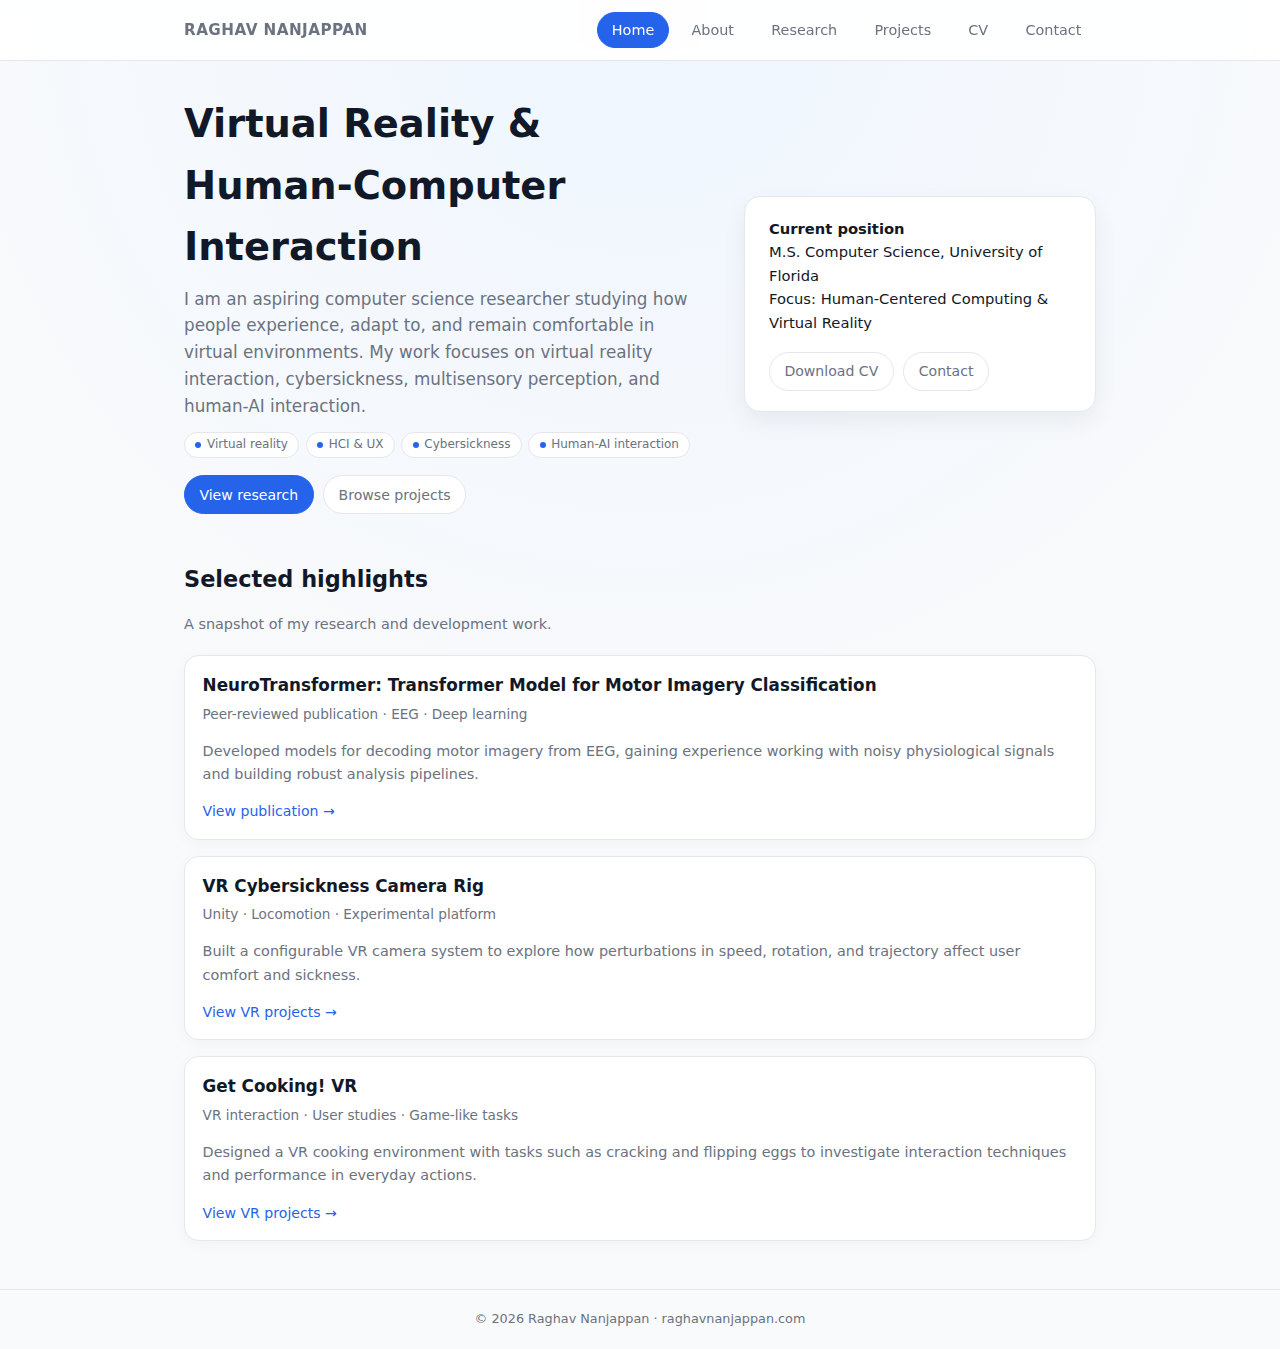
<file: index.html>
<!DOCTYPE html>
<html lang="en">
<head>
  <meta charset="UTF-8" />
  <title>Raghav Nanjappan | VR & HCI Research</title>
  <meta name="viewport" content="width=device-width, initial-scale=1" />
  <link rel="icon" type="image/jpeg" href="imgs/Favicon.jpg" />
  <link rel="stylesheet" href="styles.css" />
</head>
<body>
<div class="site-wrapper">
  <header>
    <div class="header-inner">
      <div class="brand">Raghav Nanjappan</div>
      <nav>
        <a href="index.html" class="nav-link active">Home</a>
        <a href="about.html" class="nav-link">About</a>
        <a href="research.html" class="nav-link">Research</a>
        <a href="projects.html" class="nav-link">Projects</a>
        <a href="cv.html" class="nav-link">CV</a>
        <a href="contact.html" class="nav-link">Contact</a>
      </nav>
    </div>
  </header>

  <main>
    <div class="main-inner">
      <section class="hero">
        <div>
          <h1 class="hero-title">Virtual Reality &amp; Human-Computer Interaction</h1>
          <p class="hero-subtitle">
            I am an aspiring computer science researcher studying how people experience, adapt to, 
            and remain comfortable in virtual environments. My work focuses on virtual reality interaction, 
            cybersickness, multisensory perception, and human-AI interaction.
          </p>
          <div class="chip-row">
            <span class="chip"><span class="chip-dot"></span>Virtual reality</span>
            <span class="chip"><span class="chip-dot"></span>HCI &amp; UX</span>
            <span class="chip"><span class="chip-dot"></span>Cybersickness</span>
            <span class="chip"><span class="chip-dot"></span>Human-AI interaction</span>
          </div>
          <div class="btn-row">
            <a href="research.html" class="btn">View research</a>
            <a href="projects.html" class="btn secondary">Browse projects</a>
          </div>
        </div>
        <div>
          <div class="hero-card">
            <div class="hero-card-content">
              <strong>Current position</strong><br />
              M.S. Computer Science, University of Florida<br />
              Focus: Human-Centered Computing &amp; Virtual Reality
            </div>
            <div class="btn-row">
              <a href="cv.html" class="btn secondary">Download CV</a>
              <a href="contact.html" class="btn secondary">Contact</a>
            </div>
          </div>
        </div>
      </section>

      <section class="section">
        <h2 class="section-title">Selected highlights</h2>
        <p class="section-subtitle">A snapshot of my research and development work.</p>
        <div class="card-list">
          <article class="card">
            <h3><a href="publications.html" style="color: inherit; text-decoration: none;">NeuroTransformer: Transformer Model for Motor Imagery Classification</a></h3>
            <div class="card-meta">Peer-reviewed publication · EEG · Deep learning</div>
            <p class="muted">
              Developed models for decoding motor imagery from EEG, gaining experience working with
              noisy physiological signals and building robust analysis pipelines.
            </p>
            <div class="card-links">
              <a href="publications.html">View publication →</a>
            </div>
          </article>
          <article class="card">
            <h3><a href="virtual-reality.html" style="color: inherit; text-decoration: none;">VR Cybersickness Camera Rig</a></h3>
            <div class="card-meta">Unity · Locomotion · Experimental platform</div>
            <p class="muted">
              Built a configurable VR camera system to explore how perturbations in speed, rotation,
              and trajectory affect user comfort and sickness.
            </p>
            <div class="card-links">
              <a href="virtual-reality.html">View VR projects →</a>
            </div>
          </article>
          <article class="card">
            <h3><a href="virtual-reality.html" style="color: inherit; text-decoration: none;">Get Cooking! VR</a></h3>
            <div class="card-meta">VR interaction · User studies · Game-like tasks</div>
            <p class="muted">
              Designed a VR cooking environment with tasks such as cracking and flipping eggs 
              to investigate interaction techniques and performance in everyday actions.
            </p>
            <div class="card-links">
              <a href="virtual-reality.html">View VR projects →</a>
            </div>
          </article>
        </div>
      </section>
    </div>
  </main>

  <footer>
    © <span id="year"></span> Raghav Nanjappan · raghavnanjappan.com
  </footer>
</div>

<script>
  document.getElementById('year').textContent = new Date().getFullYear();
</script>
</body>
</html>
</file>
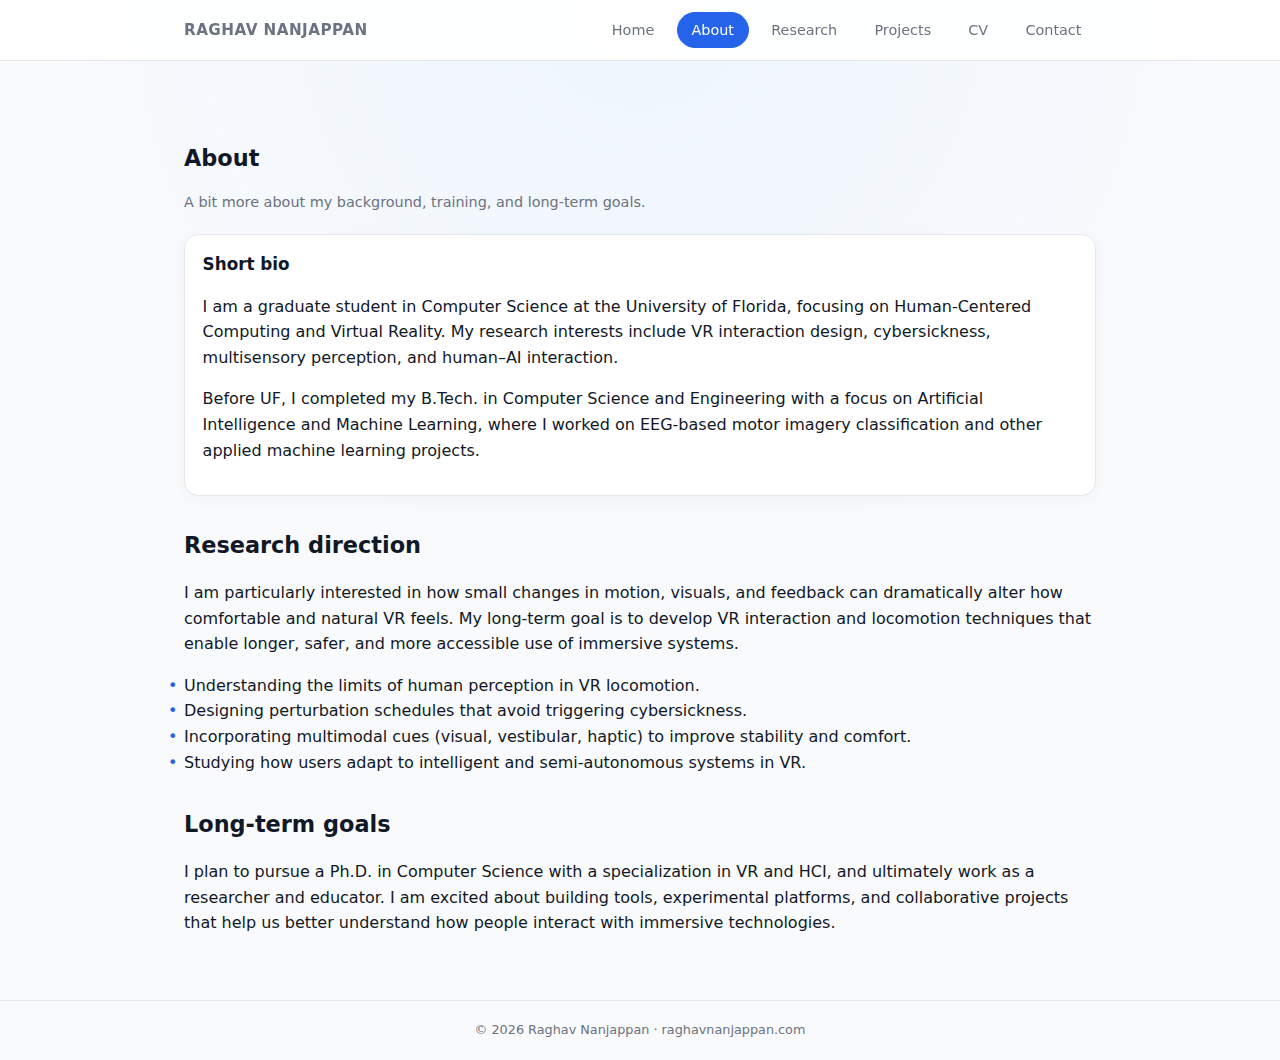
<file: about.html>
<!DOCTYPE html>
<html lang="en">
<head>
  <meta charset="UTF-8" />
  <title>About | Raghav Nanjappan</title>
  <meta name="viewport" content="width=device-width, initial-scale=1" />
  <link rel="icon" type="image/jpeg" href="imgs/Favicon.jpg" />
  <link rel="stylesheet" href="styles.css" />
</head>
<body>
<div class="site-wrapper">
  <header>
    <div class="header-inner">
      <div class="brand">Raghav Nanjappan</div>
      <nav>
        <a href="index.html" class="nav-link">Home</a>
        <a href="about.html" class="nav-link active">About</a>
        <a href="research.html" class="nav-link">Research</a>
        <a href="projects.html" class="nav-link">Projects</a>
        <a href="cv.html" class="nav-link">CV</a>
        <a href="contact.html" class="nav-link">Contact</a>
      </nav>
    </div>
  </header>

  <main>
    <div class="main-inner">
      <section class="section">
        <h1 class="section-title">About</h1>
        <p class="section-subtitle">
          A bit more about my background, training, and long-term goals.
        </p>

        <div class="card">
          <h3>Short bio</h3>
          <p>
            I am a graduate student in Computer Science at the University of Florida, focusing on 
            Human-Centered Computing and Virtual Reality. My research interests include VR interaction 
            design, cybersickness, multisensory perception, and human–AI interaction.
          </p>
          <p>
            Before UF, I completed my B.Tech. in Computer Science and Engineering with a focus on 
            Artificial Intelligence and Machine Learning, where I worked on EEG-based motor imagery 
            classification and other applied machine learning projects.
          </p>
        </div>

        <div class="section" style="margin-top:2rem;">
          <h2 class="section-title">Research direction</h2>
          <p>
            I am particularly interested in how small changes in motion, visuals, and feedback can 
            dramatically alter how comfortable and natural VR feels. My long-term goal is to develop 
            VR interaction and locomotion techniques that enable longer, safer, and more accessible use 
            of immersive systems.
          </p>
          <ul class="clean">
            <li>Understanding the limits of human perception in VR locomotion.</li>
            <li>Designing perturbation schedules that avoid triggering cybersickness.</li>
            <li>Incorporating multimodal cues (visual, vestibular, haptic) to improve stability and comfort.</li>
            <li>Studying how users adapt to intelligent and semi-autonomous systems in VR.</li>
          </ul>
        </div>

        <div class="section" style="margin-top:2rem;">
          <h2 class="section-title">Long-term goals</h2>
          <p>
            I plan to pursue a Ph.D. in Computer Science with a specialization in VR and HCI, and 
            ultimately work as a researcher and educator. I am excited about building tools, 
            experimental platforms, and collaborative projects that help us better understand how 
            people interact with immersive technologies.
          </p>
        </div>
      </section>
    </div>
  </main>

  <footer>
    © <span id="year"></span> Raghav Nanjappan · raghavnanjappan.com
  </footer>
</div>
<script>
  document.getElementById('year').textContent = new Date().getFullYear();
</script>
</body>
</html>
</file>
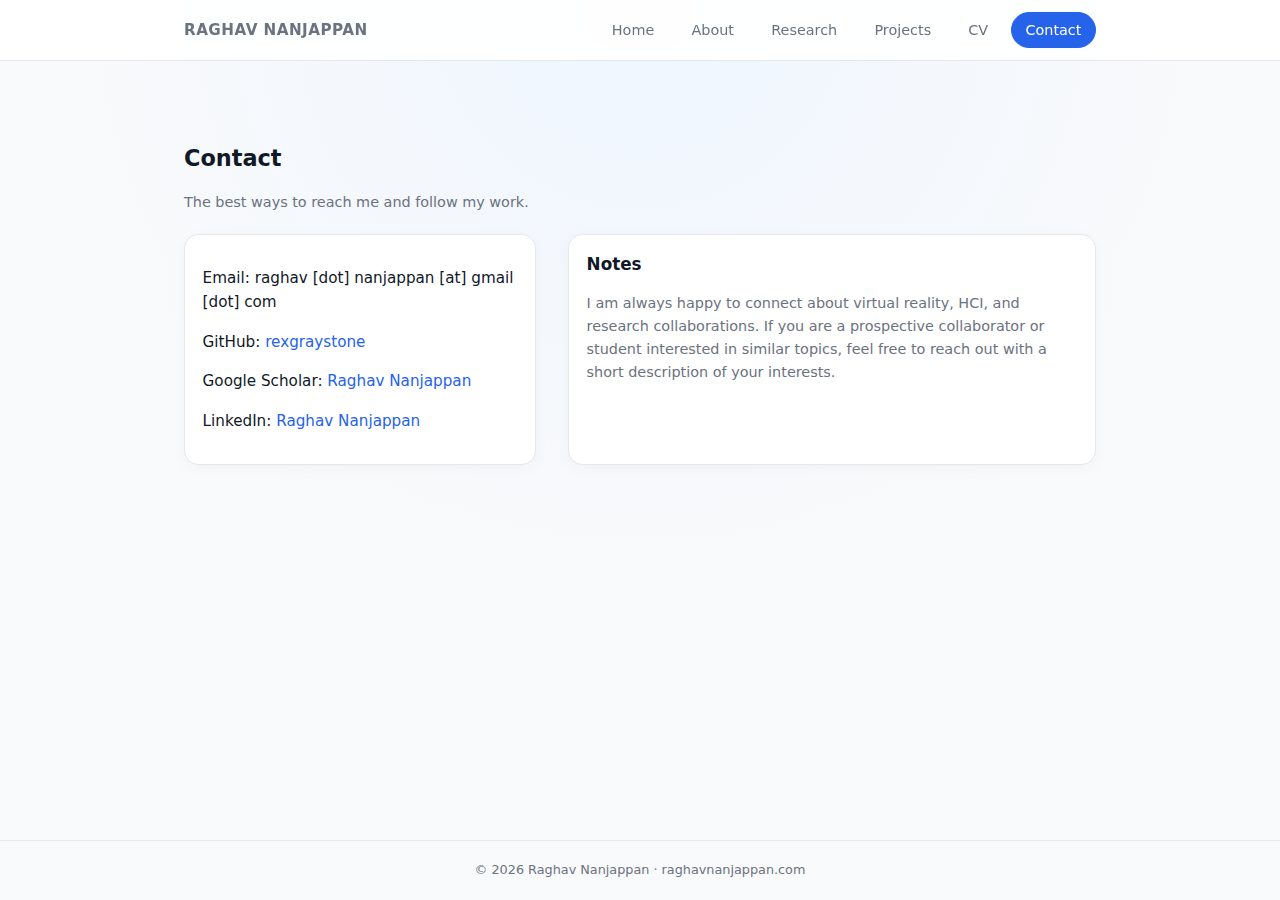
<file: contact.html>
<!DOCTYPE html>
<html lang="en">
<head>
  <meta charset="UTF-8" />
  <title>Contact | Raghav Nanjappan</title>
  <meta name="viewport" content="width=device-width, initial-scale=1" />
  <link rel="icon" type="image/jpeg" href="imgs/Favicon.jpg" />
  <link rel="stylesheet" href="styles.css" />
</head>
<body>
<div class="site-wrapper">
  <header>
    <div class="header-inner">
      <div class="brand">Raghav Nanjappan</div>
      <nav>
        <a href="index.html" class="nav-link">Home</a>
        <a href="about.html" class="nav-link">About</a>
        <a href="research.html" class="nav-link">Research</a>
        <a href="projects.html" class="nav-link">Projects</a>
        <a href="cv.html" class="nav-link">CV</a>
        <a href="contact.html" class="nav-link active">Contact</a>
      </nav>
    </div>
  </header>

  <main>
    <div class="main-inner">
      <section class="section">
        <h1 class="section-title">Contact</h1>
        <p class="section-subtitle">
          The best ways to reach me and follow my work.
        </p>

        <div class="contact-grid">
          <div class="card contact-list">
            <p><span class="label">Email:</span> 
              raghav [dot] nanjappan [at] gmail [dot] com
            </p>
            <p><span class="label">GitHub:</span> 
              <a href="https://github.com/rexgraystone" target="_blank">rexgraystone</a>
            </p>
            <p><span class="label">Google Scholar:</span> 
              <a href="https://scholar.google.com/citations?user=2bM9rn4AAAAJ" target="_blank">Raghav Nanjappan</a>
            </p>
            <p><span class="label">LinkedIn:</span> 
              <a href="https://www.linkedin.com/in/raghavnanjappan/" target="_blank">Raghav Nanjappan</a>
            </p>
          </div>

          <div class="card">
            <h3>Notes</h3>
            <p class="muted">
              I am always happy to connect about virtual reality, HCI, and research collaborations. 
              If you are a prospective collaborator or student interested in similar topics, 
              feel free to reach out with a short description of your interests.
            </p>
          </div>
        </div>
      </section>
    </div>
  </main>

  <footer>
    © <span id="year"></span> Raghav Nanjappan · raghavnanjappan.com
  </footer>
</div>
<script>
  document.getElementById('year').textContent = new Date().getFullYear();
</script>
</body>
</html>
</file>
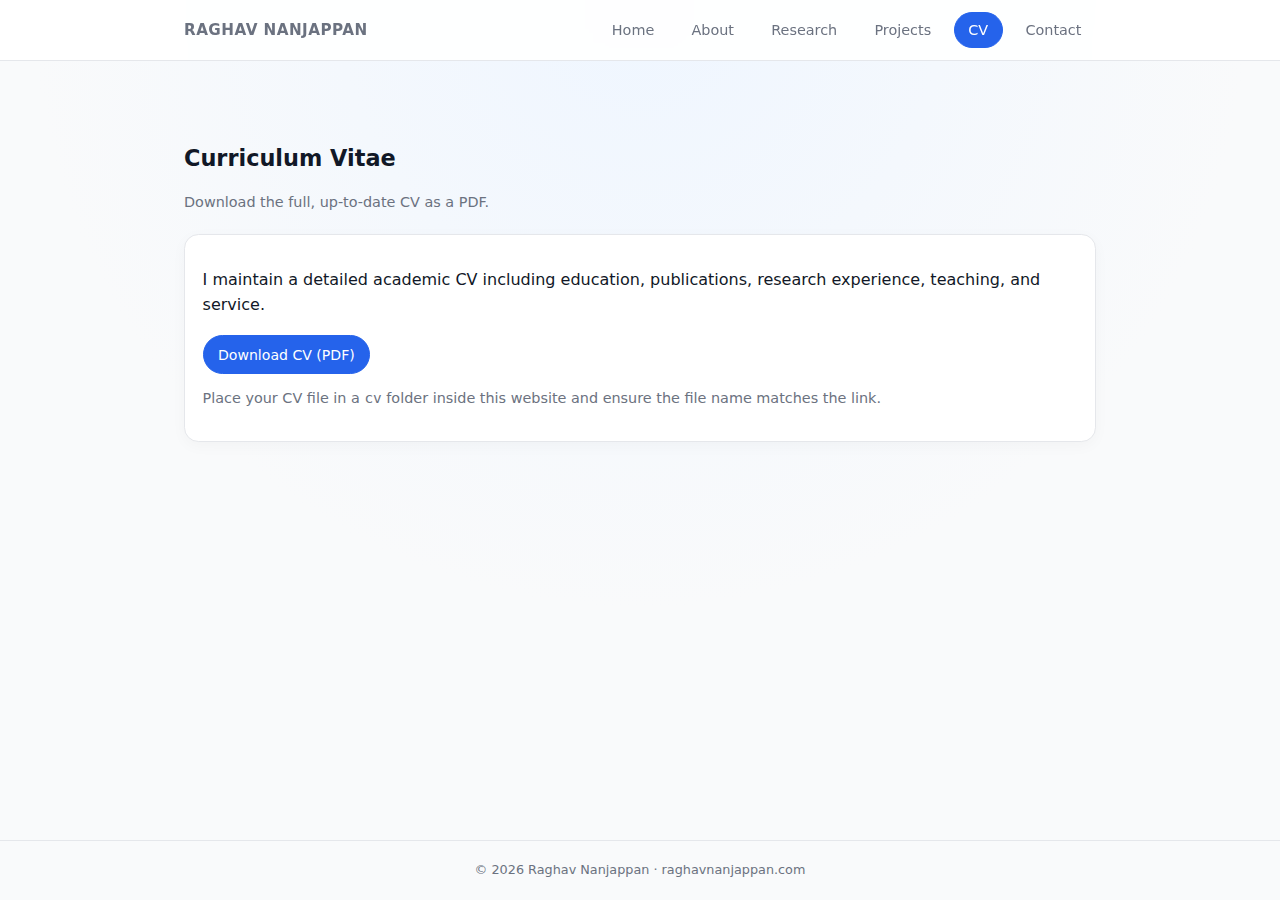
<file: cv.html>
<!DOCTYPE html>
<html lang="en">
<head>
  <meta charset="UTF-8" />
  <title>CV | Raghav Nanjappan</title>
  <meta name="viewport" content="width=device-width, initial-scale=1" />
  <link rel="stylesheet" href="styles.css" />
</head>
<body>
<div class="site-wrapper">
  <header>
    <div class="header-inner">
      <div class="brand">Raghav Nanjappan</div>
      <nav>
        <a href="index.html" class="nav-link">Home</a>
        <a href="about.html" class="nav-link">About</a>
        <a href="research.html" class="nav-link">Research</a>
        <a href="projects.html" class="nav-link">Projects</a>
        <a href="cv.html" class="nav-link active">CV</a>
        <a href="contact.html" class="nav-link">Contact</a>
      </nav>
    </div>
  </header>

  <main>
    <div class="main-inner">
      <section class="section">
        <h1 class="section-title">Curriculum Vitae</h1>
        <p class="section-subtitle">
          Download the full, up-to-date CV as a PDF.
        </p>

        <div class="card">
          <p>
            I maintain a detailed academic CV including education, publications, research experience, 
            teaching, and service.
          </p>
          <div class="btn-row">
            <a href="cv/RaghavNanjappan_CV.pdf" class="btn" target="_blank" rel="noopener noreferrer">
              Download CV (PDF)
            </a>
          </div>
          <p class="muted" style="margin-top:0.8rem;">
            Place your CV file in a <code>cv</code> folder inside this website and ensure the file name matches the link.
          </p>
        </div>
      </section>
    </div>
  </main>

  <footer>
    © <span id="year"></span> Raghav Nanjappan · raghavnanjappan.com
  </footer>
</div>
<script>
  document.getElementById('year').textContent = new Date().getFullYear();
</script>
</body>
</html>
</file>
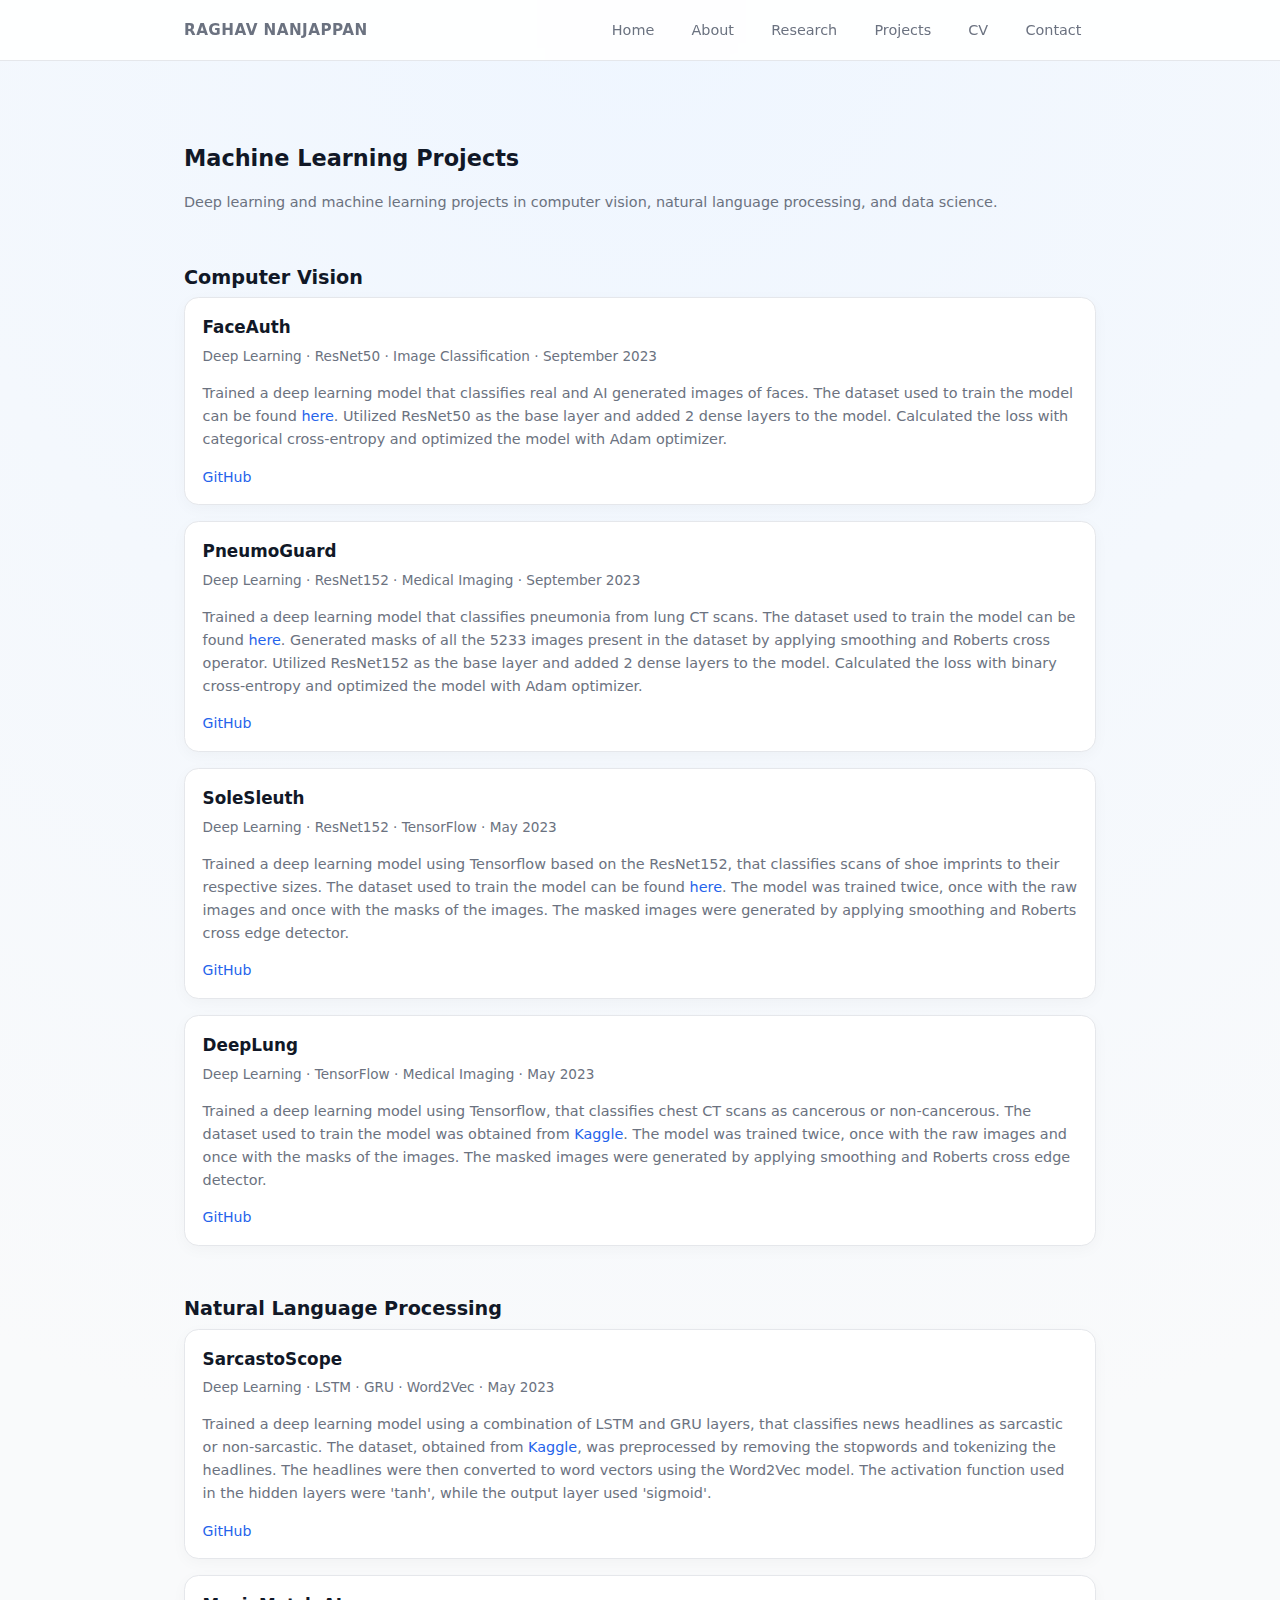
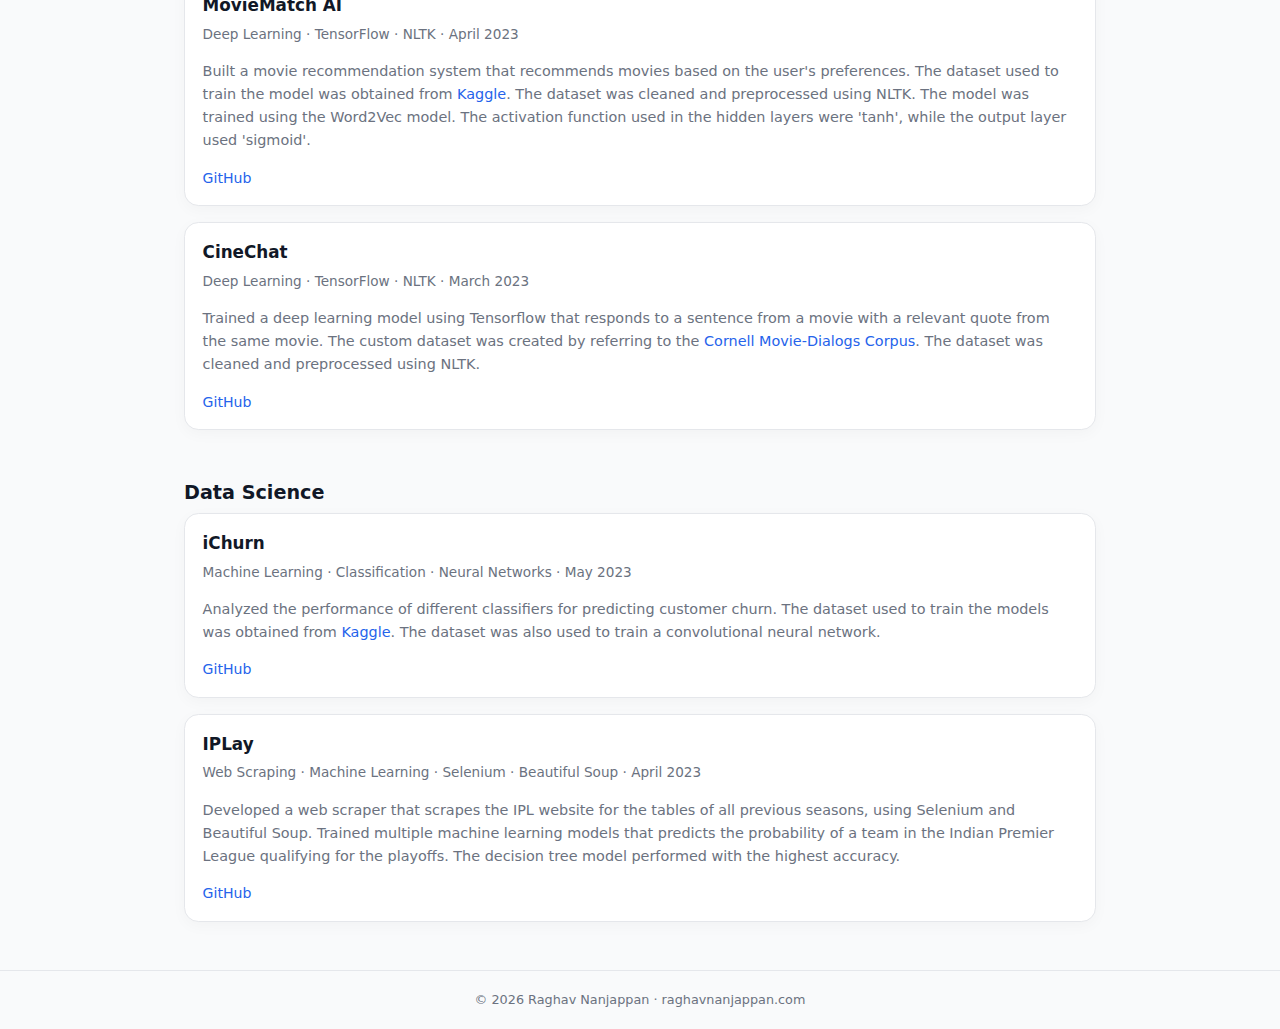
<file: machine-learning.html>
<!DOCTYPE html>
<html lang="en">
<head>
  <meta charset="UTF-8" />
  <title>Machine Learning Projects | Raghav Nanjappan</title>
  <meta name="viewport" content="width=device-width, initial-scale=1" />
  <link rel="stylesheet" href="styles.css" />
</head>
<body>
<div class="site-wrapper">
  <header>
    <div class="header-inner">
      <div class="brand">Raghav Nanjappan</div>
      <nav>
        <a href="index.html" class="nav-link">Home</a>
        <a href="about.html" class="nav-link">About</a>
        <a href="research.html" class="nav-link">Research</a>
        <a href="projects.html" class="nav-link">Projects</a>
        <a href="cv.html" class="nav-link">CV</a>
        <a href="contact.html" class="nav-link">Contact</a>
      </nav>
    </div>
  </header>

  <main>
    <div class="main-inner">
      <section class="section">
        <h1 class="section-title">Machine Learning Projects</h1>
        <p class="section-subtitle">
          Deep learning and machine learning projects in computer vision, natural language processing, and data science.
        </p>

        <div class="section">
          <h2 class="section-title" style="font-size:1.2rem;">Computer Vision</h2>
          <div class="card-list">
            <article class="card">
              <h3>FaceAuth</h3>
              <div class="card-meta">Deep Learning · ResNet50 · Image Classification · September 2023</div>
              <p class="muted">
                Trained a deep learning model that classifies real and AI generated images of faces. The dataset used to train the model can be found <a href="https://www.kaggle.com/datasets/xhlulu/140k-real-and-fake-faces" target="_blank">here</a>. Utilized ResNet50 as the base layer and added 2 dense layers to the model. Calculated the loss with categorical cross-entropy and optimized the model with Adam optimizer.
              </p>
              <div class="card-links">
                <a href="https://github.com/rexgraystone/faceauth" target="_blank">GitHub</a>
              </div>
            </article>

            <article class="card">
              <h3>PneumoGuard</h3>
              <div class="card-meta">Deep Learning · ResNet152 · Medical Imaging · September 2023</div>
              <p class="muted">
                Trained a deep learning model that classifies pneumonia from lung CT scans. The dataset used to train the model can be found <a href="https://data.mendeley.com/datasets/rscbjbr9sj/3" target="_blank">here</a>. Generated masks of all the 5233 images present in the dataset by applying smoothing and Roberts cross operator. Utilized ResNet152 as the base layer and added 2 dense layers to the model. Calculated the loss with binary cross-entropy and optimized the model with Adam optimizer.
              </p>
              <div class="card-links">
                <a href="https://github.com/rexgraystone/pneumoguard" target="_blank">GitHub</a>
              </div>
            </article>

            <article class="card">
              <h3>SoleSleuth</h3>
              <div class="card-meta">Deep Learning · ResNet152 · TensorFlow · May 2023</div>
              <p class="muted">
                Trained a deep learning model using Tensorflow based on the ResNet152, that classifies scans of shoe imprints to their respective sizes. The dataset used to train the model can be found <a href="https://iastate.figshare.com/articles/figure/2D_Footwear_outsole_impressions/11624073/1" target="_blank">here</a>. The model was trained twice, once with the raw images and once with the masks of the images. The masked images were generated by applying smoothing and Roberts cross edge detector.
              </p>
              <div class="card-links">
                <a href="https://github.com/rexgraystone/solesleuth" target="_blank">GitHub</a>
              </div>
            </article>

            <article class="card">
              <h3>DeepLung</h3>
              <div class="card-meta">Deep Learning · TensorFlow · Medical Imaging · May 2023</div>
              <p class="muted">
                Trained a deep learning model using Tensorflow, that classifies chest CT scans as cancerous or non-cancerous. The dataset used to train the model was obtained from <a href="https://www.kaggle.com/datasets/mohamedhanyyy/chest-ctscan-images" target="_blank">Kaggle</a>. The model was trained twice, once with the raw images and once with the masks of the images. The masked images were generated by applying smoothing and Roberts cross edge detector.
              </p>
              <div class="card-links">
                <a href="https://github.com/rexgraystone/deeplung" target="_blank">GitHub</a>
              </div>
            </article>
          </div>
        </div>

        <div class="section">
          <h2 class="section-title" style="font-size:1.2rem; margin-top:2rem;">Natural Language Processing</h2>
          <div class="card-list">
            <article class="card">
              <h3>SarcastoScope</h3>
              <div class="card-meta">Deep Learning · LSTM · GRU · Word2Vec · May 2023</div>
              <p class="muted">
                Trained a deep learning model using a combination of LSTM and GRU layers, that classifies news headlines as sarcastic or non-sarcastic. The dataset, obtained from <a href="https://www.kaggle.com/datasets/rmisra/news-headlines-dataset-for-sarcasm-detection" target="_blank">Kaggle</a>, was preprocessed by removing the stopwords and tokenizing the headlines. The headlines were then converted to word vectors using the Word2Vec model. The activation function used in the hidden layers were 'tanh', while the output layer used 'sigmoid'.
              </p>
              <div class="card-links">
                <a href="https://github.com/rexgraystone/sarcastoscope" target="_blank">GitHub</a>
              </div>
            </article>

            <article class="card">
              <h3>MovieMatch AI</h3>
              <div class="card-meta">Deep Learning · TensorFlow · NLTK · April 2023</div>
              <p class="muted">
                Built a movie recommendation system that recommends movies based on the user's preferences. The dataset used to train the model was obtained from <a href="https://www.kaggle.com/datasets/tmdb/tmdb-movie-metadata" target="_blank">Kaggle</a>. The dataset was cleaned and preprocessed using NLTK. The model was trained using the Word2Vec model. The activation function used in the hidden layers were 'tanh', while the output layer used 'sigmoid'.
              </p>
              <div class="card-links">
                <a href="https://github.com/rexgraystone/moviematch-ai" target="_blank">GitHub</a>
              </div>
            </article>

            <article class="card">
              <h3>CineChat</h3>
              <div class="card-meta">Deep Learning · TensorFlow · NLTK · March 2023</div>
              <p class="muted">
                Trained a deep learning model using Tensorflow that responds to a sentence from a movie with a relevant quote from the same movie. The custom dataset was created by referring to the <a href="https://www.cs.cornell.edu/~cristian/Cornell_Movie-Dialogs_Corpus.html" target="_blank">Cornell Movie-Dialogs Corpus</a>. The dataset was cleaned and preprocessed using NLTK.
              </p>
              <div class="card-links">
                <a href="https://github.com/rexgraystone/cinechat" target="_blank">GitHub</a>
              </div>
            </article>
          </div>
        </div>

        <div class="section">
          <h2 class="section-title" style="font-size:1.2rem; margin-top:2rem;">Data Science</h2>
          <div class="card-list">
            <article class="card">
              <h3>iChurn</h3>
              <div class="card-meta">Machine Learning · Classification · Neural Networks · May 2023</div>
              <p class="muted">
                Analyzed the performance of different classifiers for predicting customer churn. The dataset used to train the models was obtained from <a href="https://www.kaggle.com/datasets/blastchar/telco-customer-churn" target="_blank">Kaggle</a>. The dataset was also used to train a convolutional neural network.
              </p>
              <div class="card-links">
                <a href="https://github.com/rexgraystone/ichurn" target="_blank">GitHub</a>
              </div>
            </article>

            <article class="card">
              <h3>IPLay</h3>
              <div class="card-meta">Web Scraping · Machine Learning · Selenium · Beautiful Soup · April 2023</div>
              <p class="muted">
                Developed a web scraper that scrapes the IPL website for the tables of all previous seasons, using Selenium and Beautiful Soup. Trained multiple machine learning models that predicts the probability of a team in the Indian Premier League qualifying for the playoffs. The decision tree model performed with the highest accuracy.
              </p>
              <div class="card-links">
                <a href="https://github.com/rexgraystone/iplay" target="_blank">GitHub</a>
              </div>
            </article>
          </div>
        </div>
      </section>
    </div>
  </main>

  <footer>
    © <span id="year"></span> Raghav Nanjappan · raghavnanjappan.com
  </footer>
</div>
<script>
  document.getElementById('year').textContent = new Date().getFullYear();
</script>
</body>
</html>
</file>
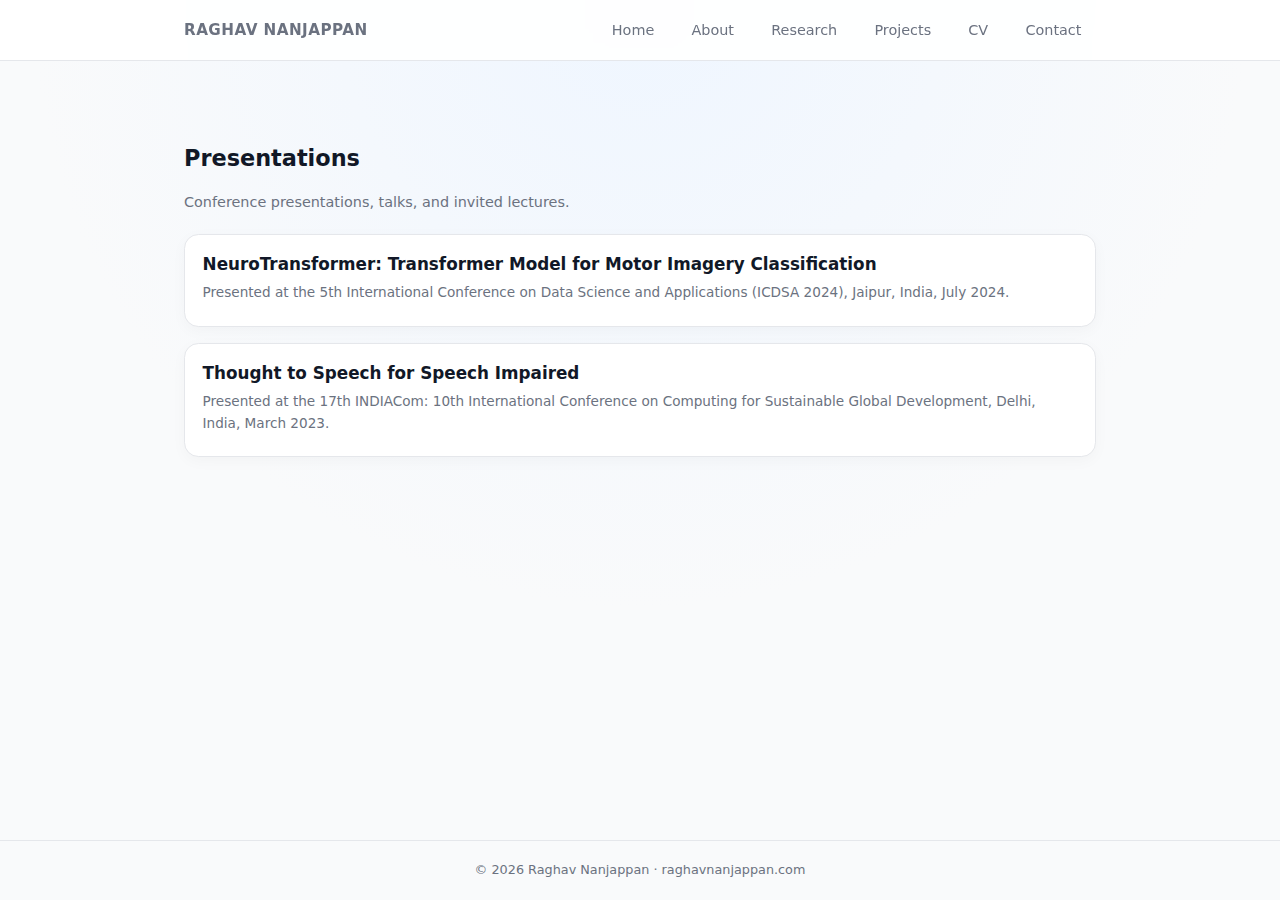
<file: presentations.html>
<!DOCTYPE html>
<html lang="en">
<head>
  <meta charset="UTF-8" />
  <title>Presentations | Raghav Nanjappan</title>
  <meta name="viewport" content="width=device-width, initial-scale=1" />
  <link rel="icon" type="image/jpeg" href="imgs/Favicon.jpg" />
  <link rel="stylesheet" href="styles.css" />
</head>
<body>
<div class="site-wrapper">
  <header>
    <div class="header-inner">
      <div class="brand">Raghav Nanjappan</div>
      <nav>
        <a href="index.html" class="nav-link">Home</a>
        <a href="about.html" class="nav-link">About</a>
        <a href="research.html" class="nav-link">Research</a>
        <a href="projects.html" class="nav-link">Projects</a>
        <a href="cv.html" class="nav-link">CV</a>
        <a href="contact.html" class="nav-link">Contact</a>
      </nav>
    </div>
  </header>

  <main>
    <div class="main-inner">
      <section class="section">
        <h1 class="section-title">Presentations</h1>
        <p class="section-subtitle">
          Conference presentations, talks, and invited lectures.
        </p>

        <div class="card-list">
          <article class="card">
            <h3>NeuroTransformer: Transformer Model for Motor Imagery Classification</h3>
            <div class="card-meta">
              Presented at the 5th International Conference on Data Science and Applications (ICDSA 2024), 
              Jaipur, India, July 2024.
            </div>
          </article>

          <article class="card">
            <h3>Thought to Speech for Speech Impaired</h3>
            <div class="card-meta">
              Presented at the 17th INDIACom: 10th International Conference on Computing for Sustainable Global Development, 
              Delhi, India, March 2023.
            </div>
          </article>
        </div>
      </section>
    </div>
  </main>

  <footer>
    © <span id="year"></span> Raghav Nanjappan · raghavnanjappan.com
  </footer>
</div>
<script>
  document.getElementById('year').textContent = new Date().getFullYear();
</script>
</body>
</html>
</file>
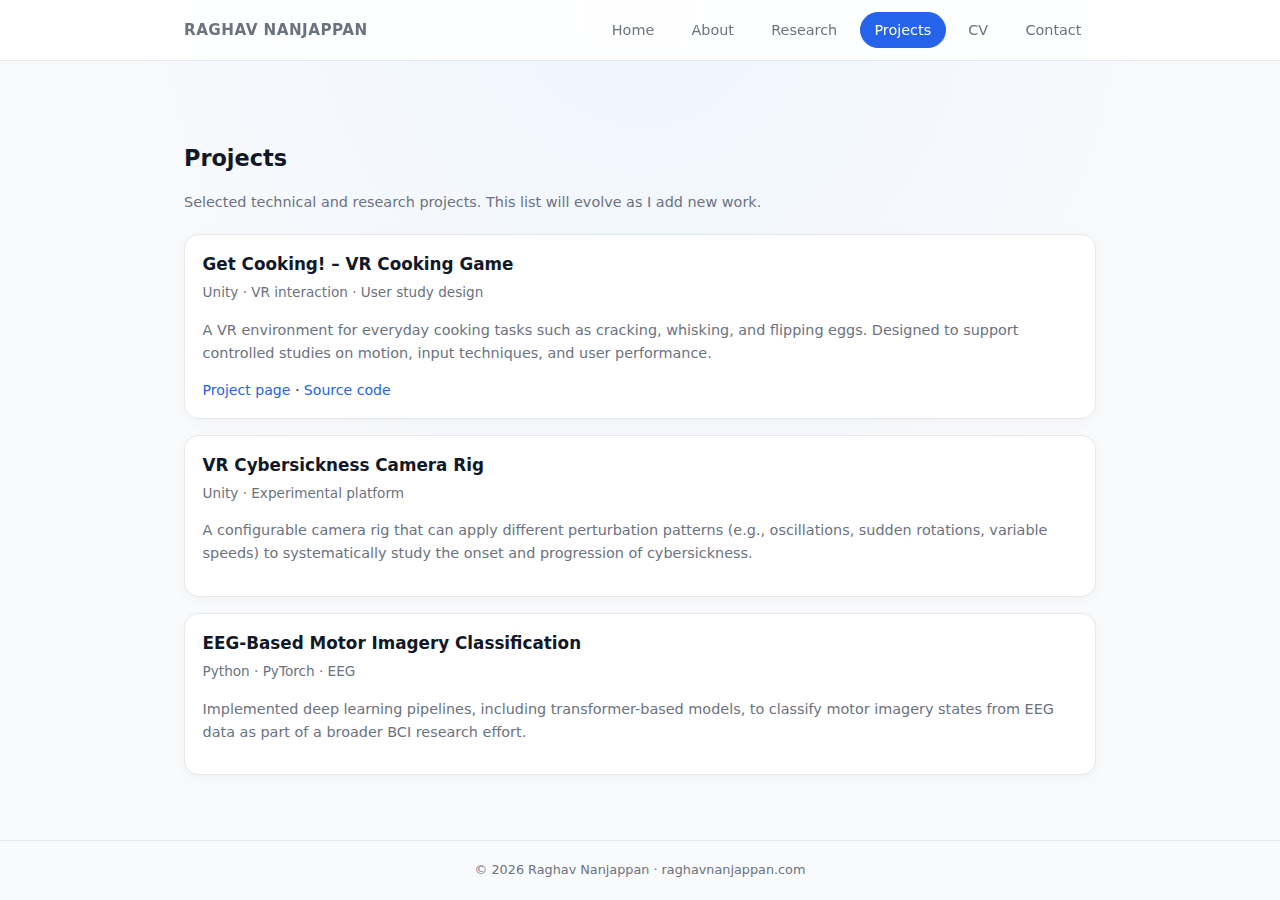
<file: projects.html>
<!DOCTYPE html>
<html lang="en">
<head>
  <meta charset="UTF-8" />
  <title>Projects | Raghav Nanjappan</title>
  <meta name="viewport" content="width=device-width, initial-scale=1" />
  <link rel="stylesheet" href="styles.css" />
</head>
<body>
<div class="site-wrapper">
  <header>
    <div class="header-inner">
      <div class="brand">Raghav Nanjappan</div>
      <nav>
        <a href="index.html" class="nav-link">Home</a>
        <a href="about.html" class="nav-link">About</a>
        <a href="research.html" class="nav-link">Research</a>
        <a href="projects.html" class="nav-link active">Projects</a>
        <a href="cv.html" class="nav-link">CV</a>
        <a href="contact.html" class="nav-link">Contact</a>
      </nav>
    </div>
  </header>

  <main>
    <div class="main-inner">
      <section class="section">
        <h1 class="section-title">Projects</h1>
        <p class="section-subtitle">
          Selected technical and research projects. This list will evolve as I add new work.
        </p>

        <div class="card-list">
          <article class="card">
            <h3>Get Cooking! – VR Cooking Game</h3>
            <div class="card-meta">Unity · VR interaction · User study design</div>
            <p class="muted">
              A VR environment for everyday cooking tasks such as cracking, whisking, and flipping eggs. 
              Designed to support controlled studies on motion, input techniques, and user performance.
            </p>
            <div class="card-links">
              <a href="#" target="_blank">Project page</a> ·
              <a href="#" target="_blank">Source code</a>
            </div>
          </article>

          <article class="card">
            <h3>VR Cybersickness Camera Rig</h3>
            <div class="card-meta">Unity · Experimental platform</div>
            <p class="muted">
              A configurable camera rig that can apply different perturbation patterns (e.g., oscillations, 
              sudden rotations, variable speeds) to systematically study the onset and progression of cybersickness.
            </p>
          </article>

          <article class="card">
            <h3>EEG-Based Motor Imagery Classification</h3>
            <div class="card-meta">Python · PyTorch · EEG</div>
            <p class="muted">
              Implemented deep learning pipelines, including transformer-based models, to classify motor imagery 
              states from EEG data as part of a broader BCI research effort.
            </p>
          </article>

          <!-- Add more project cards as needed. -->
        </div>
      </section>
    </div>
  </main>

  <footer>
    © <span id="year"></span> Raghav Nanjappan · raghavnanjappan.com
  </footer>
</div>
<script>
  document.getElementById('year').textContent = new Date().getFullYear();
</script>
</body>
</html>
</file>
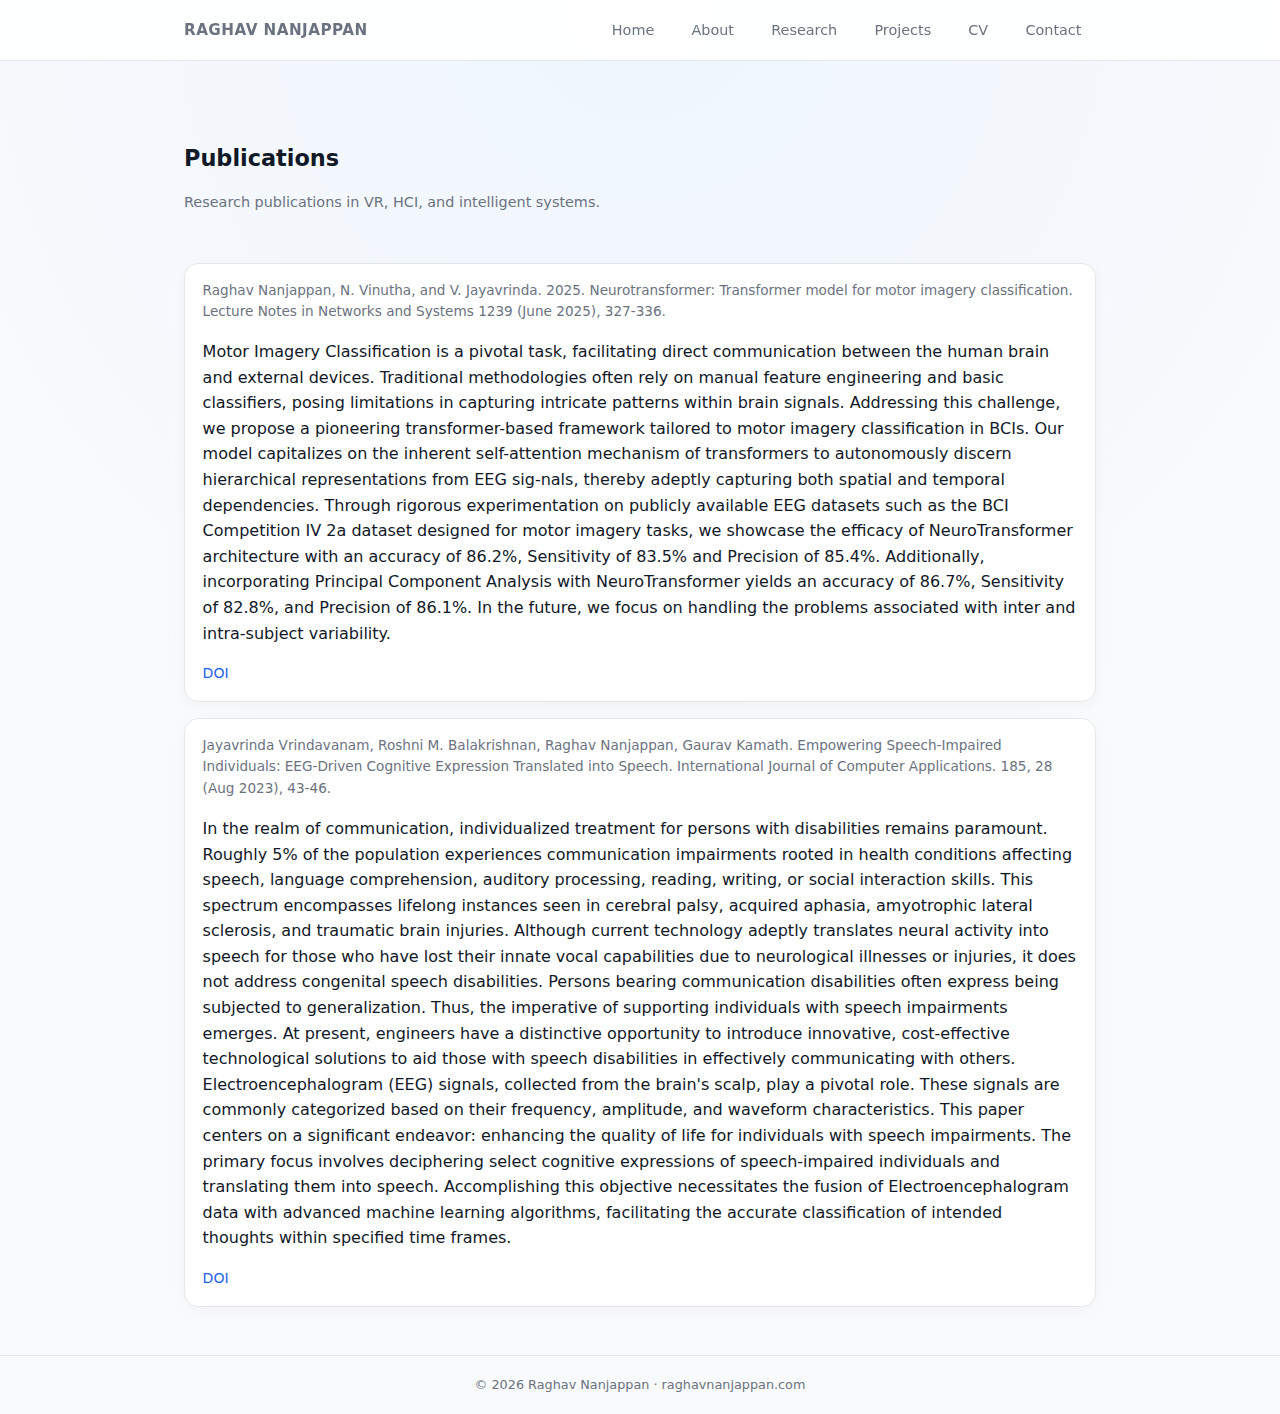
<file: publications.html>
<!DOCTYPE html>
<html lang="en">
<head>
  <meta charset="UTF-8" />
  <title>Publications | Raghav Nanjappan</title>
  <meta name="viewport" content="width=device-width, initial-scale=1" />
  <link rel="icon" type="image/jpeg" href="imgs/Favicon.jpg" />
  <link rel="stylesheet" href="styles.css" />
</head>
<body>
<div class="site-wrapper">
  <header>
    <div class="header-inner">
      <div class="brand">Raghav Nanjappan</div>
      <nav>
        <a href="index.html" class="nav-link">Home</a>
        <a href="about.html" class="nav-link">About</a>
        <a href="research.html" class="nav-link">Research</a>
        <a href="projects.html" class="nav-link">Projects</a>
        <a href="cv.html" class="nav-link">CV</a>
        <a href="contact.html" class="nav-link">Contact</a>
      </nav>
    </div>
  </header>

  <main>
    <div class="main-inner">
      <section class="section">
        <h1 class="section-title">Publications</h1>
        <p class="section-subtitle">
          Research publications in VR, HCI, and intelligent systems.
        </p>

        <div class="section">
          <div class="card-list">
            <article class="card">
              <div class="card-meta">
                Raghav Nanjappan, N. Vinutha, and V. Jayavrinda. 2025. Neurotransformer: Transformer model for motor imagery classification. Lecture Notes in Networks and Systems 1239 (June 2025), 327-336.
              </div>
              <p class="abstract">
                Motor Imagery Classification is a pivotal task, facilitating direct communication between the human brain and external devices. Traditional methodologies often rely on manual feature engineering and basic classifiers, posing limitations in capturing intricate patterns within brain signals. Addressing this challenge, we propose a pioneering transformer-based framework tailored to motor imagery classification in BCIs. Our model capitalizes on the inherent self-attention mechanism of transformers to autonomously discern hierarchical representations from EEG sig-nals, thereby adeptly capturing both spatial and temporal dependencies. Through rigorous experimentation on publicly available EEG datasets such as the BCI Competition IV 2a dataset designed for motor imagery tasks, we showcase the efficacy of NeuroTransformer architecture with an accuracy of 86.2%, Sensitivity of 83.5% and Precision of 85.4%. Additionally, incorporating Principal Component Analysis with NeuroTransformer yields an accuracy of 86.7%, Sensitivity of 82.8%, and Precision of 86.1%. In the future, we focus on handling the problems associated with inter and intra-subject variability.
              </p>
              <div class="card-links">
                <a href="http://dx.doi.org/10.1007/978-981-96-1188-1_24" target="_blank">DOI</a>
              </div>
            </article>

            <article class="card">
              <div class="card-meta">
                Jayavrinda Vrindavanam, Roshni M. Balakrishnan, Raghav Nanjappan, Gaurav Kamath. Empowering Speech-Impaired Individuals: EEG-Driven Cognitive Expression Translated into Speech. International Journal of Computer Applications. 185, 28 (Aug 2023), 43-46. 
              </div>
              <p class="abstract">
                In the realm of communication, individualized treatment for persons with disabilities remains paramount. Roughly 5% of the population experiences communication impairments rooted in health conditions affecting speech, language comprehension, auditory processing, reading, writing, or social interaction skills. This spectrum encompasses lifelong instances seen in cerebral palsy, acquired aphasia, amyotrophic lateral sclerosis, and traumatic brain injuries. Although current technology adeptly translates neural activity into speech for those who have lost their innate vocal capabilities due to neurological illnesses or injuries, it does not address congenital speech disabilities. Persons bearing communication disabilities often express being subjected to generalization. Thus, the imperative of supporting individuals with speech impairments emerges. At present, engineers have a distinctive opportunity to introduce innovative, cost-effective technological solutions to aid those with speech disabilities in effectively communicating with others. Electroencephalogram (EEG) signals, collected from the brain's scalp, play a pivotal role. These signals are commonly categorized based on their frequency, amplitude, and waveform characteristics. This paper centers on a significant endeavor: enhancing the quality of life for individuals with speech impairments. The primary focus involves deciphering select cognitive expressions of speech-impaired individuals and translating them into speech. Accomplishing this objective necessitates the fusion of Electroencephalogram data with advanced machine learning algorithms, facilitating the accurate classification of intended thoughts within specified time frames.
              </p>
              <div class="card-links">
                <a href="https://doi.org/10.5120/ijca2023923034" target="_blank">DOI</a>
              </div>
            </article>

            <!-- Add more publication cards here as they are accepted. -->
          </div>
        </div>
      </section>
    </div>
  </main>

  <footer>
    © <span id="year"></span> Raghav Nanjappan · raghavnanjappan.com
  </footer>
</div>
<script>
  document.getElementById('year').textContent = new Date().getFullYear();
</script>
</body>
</html>
</file>
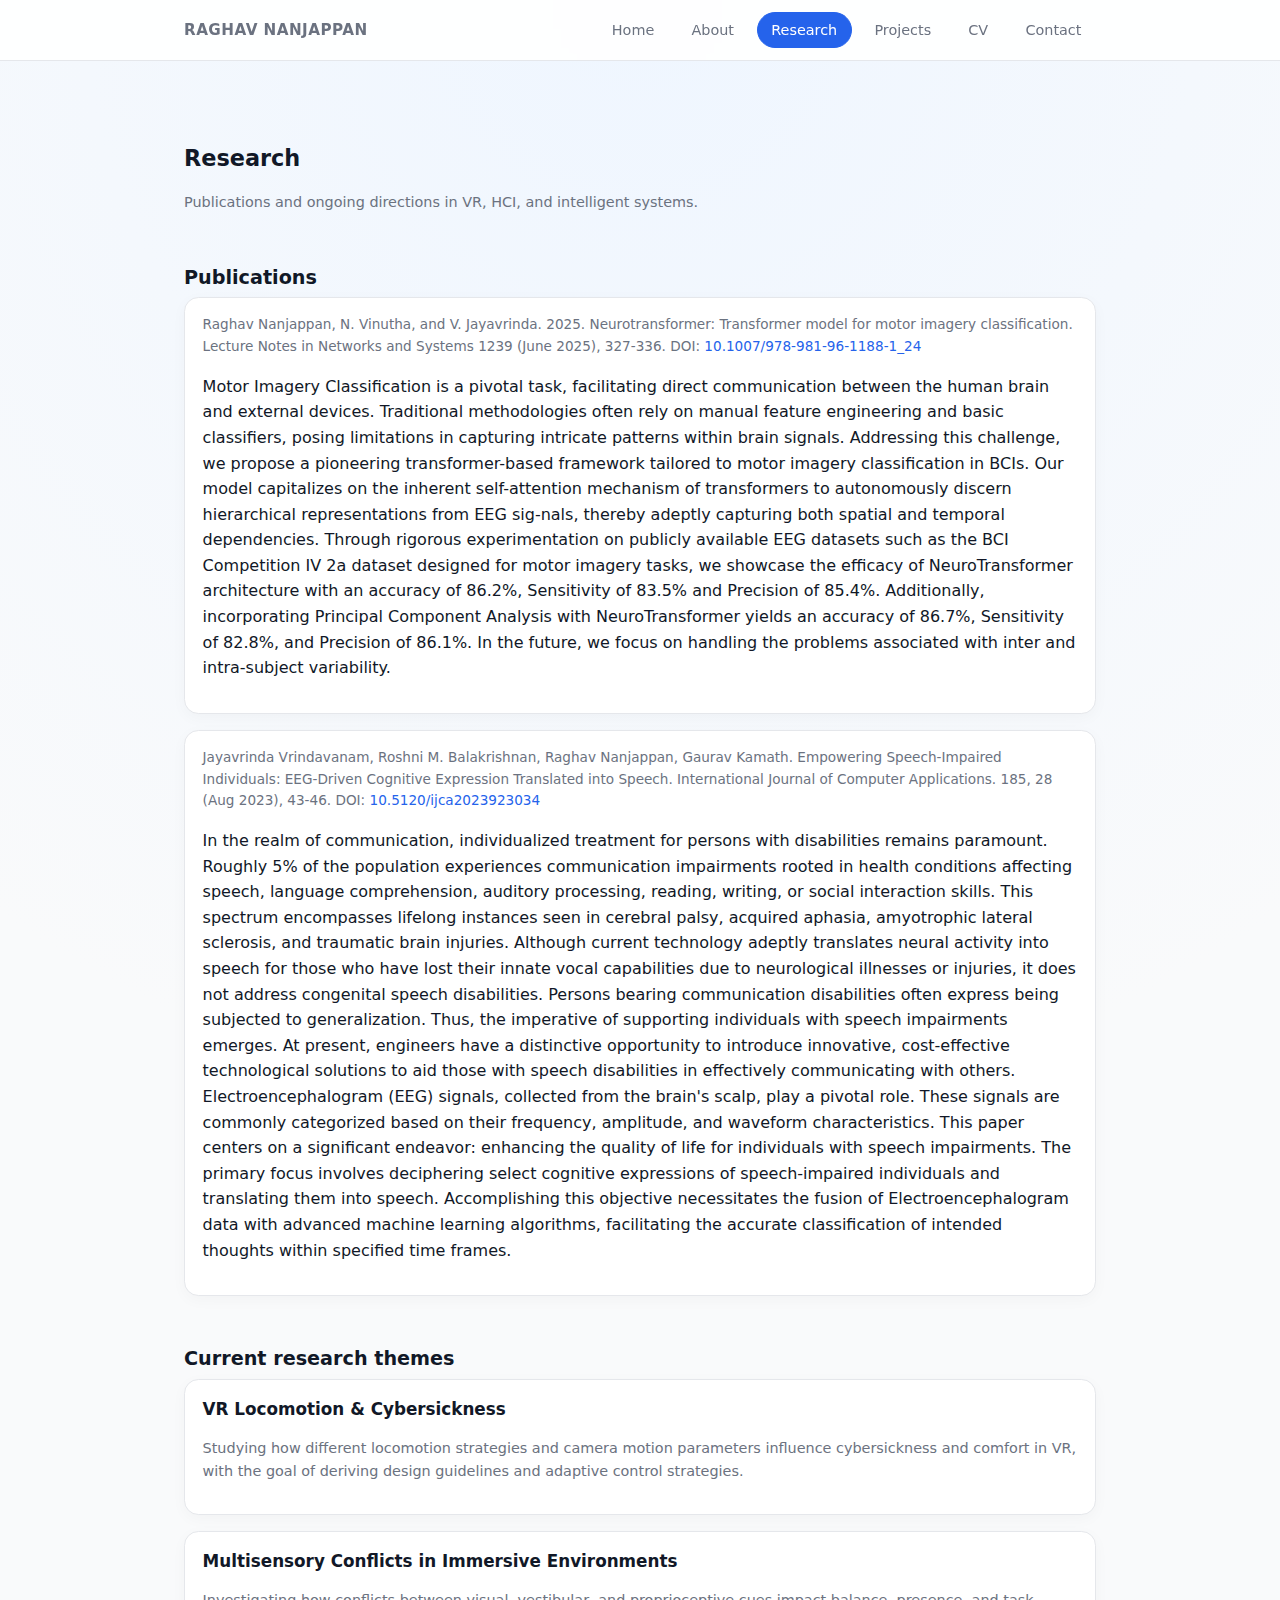
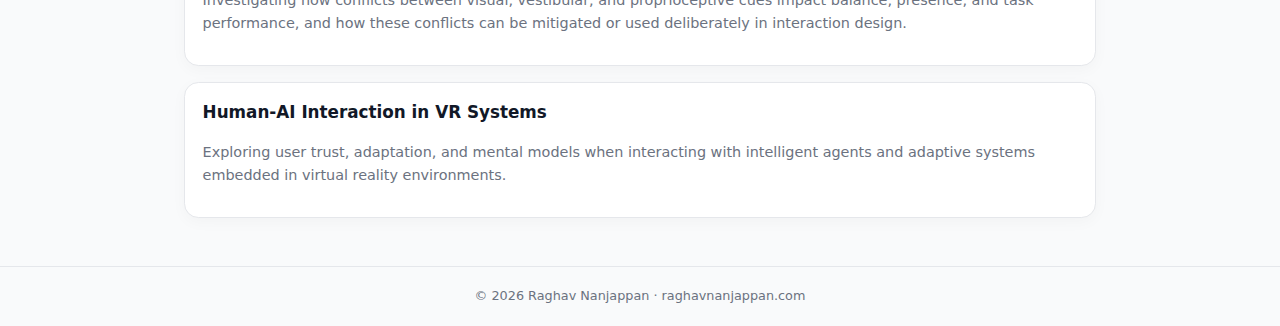
<file: research.html>
<!DOCTYPE html>
<html lang="en">
<head>
  <meta charset="UTF-8" />
  <title>Research | Raghav Nanjappan</title>
  <meta name="viewport" content="width=device-width, initial-scale=1" />
  <link rel="stylesheet" href="styles.css" />
</head>
<body>
<div class="site-wrapper">
  <header>
    <div class="header-inner">
      <div class="brand">Raghav Nanjappan</div>
      <nav>
        <a href="index.html" class="nav-link">Home</a>
        <a href="about.html" class="nav-link">About</a>
        <a href="research.html" class="nav-link active">Research</a>
        <a href="projects.html" class="nav-link">Projects</a>
        <a href="cv.html" class="nav-link">CV</a>
        <a href="contact.html" class="nav-link">Contact</a>
      </nav>
    </div>
  </header>

  <main>
    <div class="main-inner">
      <section class="section">
        <h1 class="section-title">Research</h1>
        <p class="section-subtitle">
          Publications and ongoing directions in VR, HCI, and intelligent systems.
        </p>

        <div class="section">
          <h2 class="section-title" style="font-size:1.2rem;">Publications</h2>
          <div class="card-list">
            <article class="card">
              <div class="card-meta">
                Raghav Nanjappan, N. Vinutha, and V. Jayavrinda. 2025. Neurotransformer: Transformer model for motor imagery classification. Lecture Notes in Networks and Systems 1239 (June 2025), 327-336. DOI: <a href="http://dx.doi.org/10.1007/978-981-96-1188-1_24" target="_blank">10.1007/978-981-96-1188-1_24</a>
              </div>
              <p class="abstract">
                Motor Imagery Classification is a pivotal task, facilitating direct communication between the human brain and external devices. Traditional methodologies often rely on manual feature engineering and basic classifiers, posing limitations in capturing intricate patterns within brain signals. Addressing this challenge, we propose a pioneering transformer-based framework tailored to motor imagery classification in BCIs. Our model capitalizes on the inherent self-attention mechanism of transformers to autonomously discern hierarchical representations from EEG sig-nals, thereby adeptly capturing both spatial and temporal dependencies. Through rigorous experimentation on publicly available EEG datasets such as the BCI Competition IV 2a dataset designed for motor imagery tasks, we showcase the efficacy of NeuroTransformer architecture with an accuracy of 86.2%, Sensitivity of 83.5% and Precision of 85.4%. Additionally, incorporating Principal Component Analysis with NeuroTransformer yields an accuracy of 86.7%, Sensitivity of 82.8%, and Precision of 86.1%. In the future, we focus on handling the problems associated with inter and intra-subject variability.
              </p>
            </article>

            <article class="card">
              <div class="card-meta">
                Jayavrinda Vrindavanam, Roshni M. Balakrishnan, Raghav Nanjappan, Gaurav Kamath. Empowering Speech-Impaired Individuals: EEG-Driven Cognitive Expression Translated into Speech. International Journal of Computer Applications. 185, 28 (Aug 2023), 43-46. DOI: <a href="https://doi.org/10.5120/ijca2023923034" target="_blank">10.5120/ijca2023923034</a>
              </div>
              <p class="abstract">
                In the realm of communication, individualized treatment for persons with disabilities remains paramount. Roughly 5% of the population experiences communication impairments rooted in health conditions affecting speech, language comprehension, auditory processing, reading, writing, or social interaction skills. This spectrum encompasses lifelong instances seen in cerebral palsy, acquired aphasia, amyotrophic lateral sclerosis, and traumatic brain injuries. Although current technology adeptly translates neural activity into speech for those who have lost their innate vocal capabilities due to neurological illnesses or injuries, it does not address congenital speech disabilities. Persons bearing communication disabilities often express being subjected to generalization. Thus, the imperative of supporting individuals with speech impairments emerges. At present, engineers have a distinctive opportunity to introduce innovative, cost-effective technological solutions to aid those with speech disabilities in effectively communicating with others. Electroencephalogram (EEG) signals, collected from the brain's scalp, play a pivotal role. These signals are commonly categorized based on their frequency, amplitude, and waveform characteristics. This paper centers on a significant endeavor: enhancing the quality of life for individuals with speech impairments. The primary focus involves deciphering select cognitive expressions of speech-impaired individuals and translating them into speech. Accomplishing this objective necessitates the fusion of Electroencephalogram data with advanced machine learning algorithms, facilitating the accurate classification of intended thoughts within specified time frames.
              </p>
            </article>

            <!-- Add more publication cards here as they are accepted. -->
          </div>
        </div>

        <div class="section">
          <h2 class="section-title" style="font-size:1.2rem; margin-top:2rem;">Current research themes</h2>
          <div class="card-list">
            <article class="card">
              <h3>VR Locomotion &amp; Cybersickness</h3>
              <p class="muted">
                Studying how different locomotion strategies and camera motion parameters
                influence cybersickness and comfort in VR, with the goal of deriving 
                design guidelines and adaptive control strategies.
              </p>
            </article>
            <article class="card">
              <h3>Multisensory Conflicts in Immersive Environments</h3>
              <p class="muted">
                Investigating how conflicts between visual, vestibular, and proprioceptive cues 
                impact balance, presence, and task performance, and how these conflicts can be 
                mitigated or used deliberately in interaction design.
              </p>
            </article>
            <article class="card">
              <h3>Human-AI Interaction in VR Systems</h3>
              <p class="muted">
                Exploring user trust, adaptation, and mental models when interacting with 
                intelligent agents and adaptive systems embedded in virtual reality environments.
              </p>
            </article>
          </div>
        </div>
      </section>
    </div>
  </main>

  <footer>
    © <span id="year"></span> Raghav Nanjappan · raghavnanjappan.com
  </footer>
</div>
<script>
  document.getElementById('year').textContent = new Date().getFullYear();
</script>
</body>
</html>
</file>
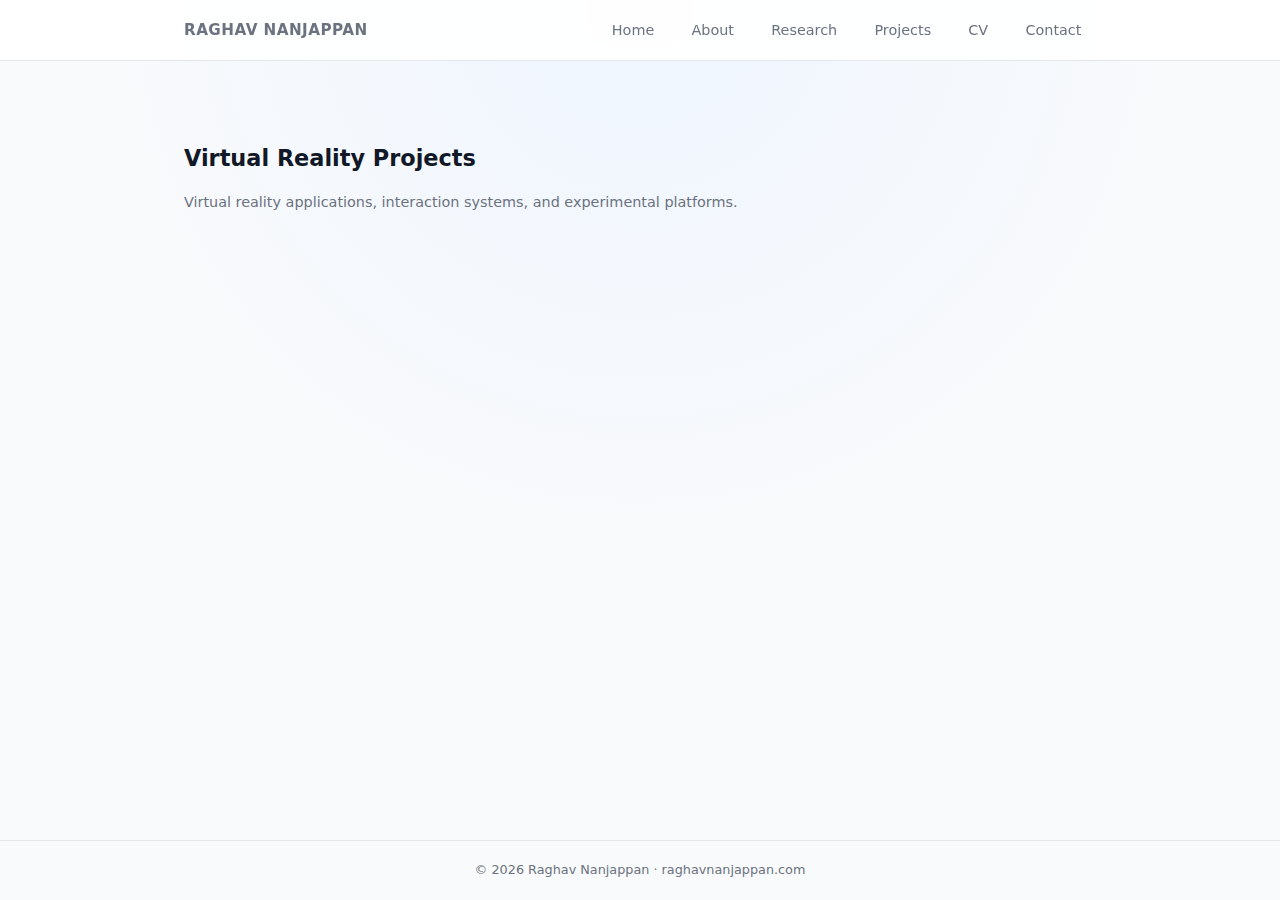
<file: virtual-reality.html>
<!DOCTYPE html>
<html lang="en">
<head>
  <meta charset="UTF-8" />
  <title>Virtual Reality Projects | Raghav Nanjappan</title>
  <meta name="viewport" content="width=device-width, initial-scale=1" />
  <link rel="stylesheet" href="styles.css" />
</head>
<body>
<div class="site-wrapper">
  <header>
    <div class="header-inner">
      <div class="brand">Raghav Nanjappan</div>
      <nav>
        <a href="index.html" class="nav-link">Home</a>
        <a href="about.html" class="nav-link">About</a>
        <a href="research.html" class="nav-link">Research</a>
        <a href="projects.html" class="nav-link">Projects</a>
        <a href="cv.html" class="nav-link">CV</a>
        <a href="contact.html" class="nav-link">Contact</a>
      </nav>
    </div>
  </header>

  <main>
    <div class="main-inner">
      <section class="section">
        <h1 class="section-title">Virtual Reality Projects</h1>
        <p class="section-subtitle">
          Virtual reality applications, interaction systems, and experimental platforms.
        </p>

        <div class="card-list">
          <!-- Virtual reality projects will be added here -->
        </div>
      </section>
    </div>
  </main>

  <footer>
    © <span id="year"></span> Raghav Nanjappan · raghavnanjappan.com
  </footer>
</div>
<script>
  document.getElementById('year').textContent = new Date().getFullYear();
</script>
</body>
</html>
</file>
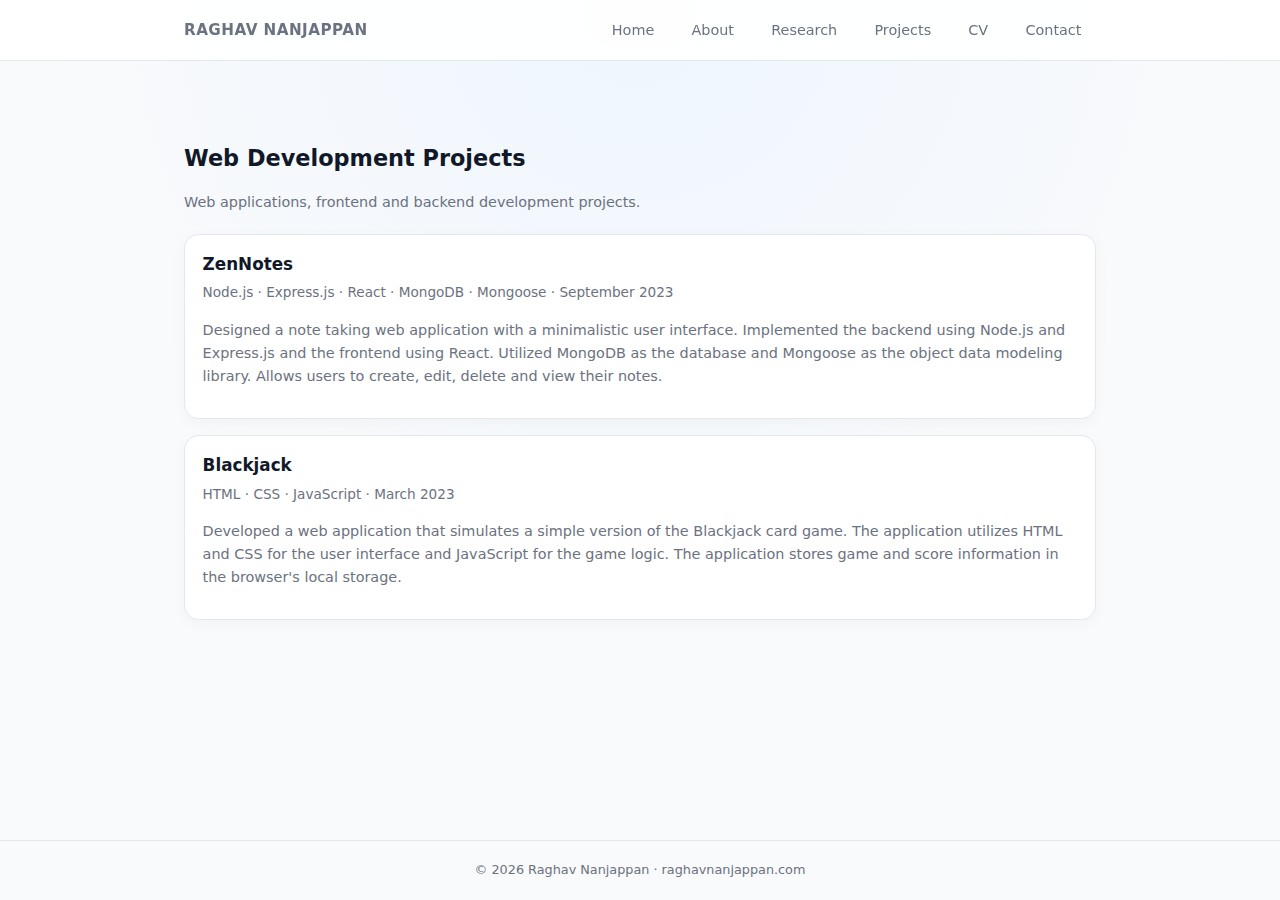
<file: web-development.html>
<!DOCTYPE html>
<html lang="en">
<head>
  <meta charset="UTF-8" />
  <title>Web Development Projects | Raghav Nanjappan</title>
  <meta name="viewport" content="width=device-width, initial-scale=1" />
  <link rel="stylesheet" href="styles.css" />
</head>
<body>
<div class="site-wrapper">
  <header>
    <div class="header-inner">
      <div class="brand">Raghav Nanjappan</div>
      <nav>
        <a href="index.html" class="nav-link">Home</a>
        <a href="about.html" class="nav-link">About</a>
        <a href="research.html" class="nav-link">Research</a>
        <a href="projects.html" class="nav-link">Projects</a>
        <a href="cv.html" class="nav-link">CV</a>
        <a href="contact.html" class="nav-link">Contact</a>
      </nav>
    </div>
  </header>

  <main>
    <div class="main-inner">
      <section class="section">
        <h1 class="section-title">Web Development Projects</h1>
        <p class="section-subtitle">
          Web applications, frontend and backend development projects.
        </p>

        <div class="card-list">
          <article class="card">
            <h3>ZenNotes</h3>
            <div class="card-meta">Node.js · Express.js · React · MongoDB · Mongoose · September 2023</div>
            <p class="muted">
              Designed a note taking web application with a minimalistic user interface. Implemented the backend using Node.js and Express.js and the frontend using React. Utilized MongoDB as the database and Mongoose as the object data modeling library. Allows users to create, edit, delete and view their notes.
            </p>
          </article>

          <article class="card">
            <h3>Blackjack</h3>
            <div class="card-meta">HTML · CSS · JavaScript · March 2023</div>
            <p class="muted">
              Developed a web application that simulates a simple version of the Blackjack card game. The application utilizes HTML and CSS for the user interface and JavaScript for the game logic. The application stores game and score information in the browser's local storage.
            </p>
          </article>
        </div>
      </section>
    </div>
  </main>

  <footer>
    © <span id="year"></span> Raghav Nanjappan · raghavnanjappan.com
  </footer>
</div>
<script>
  document.getElementById('year').textContent = new Date().getFullYear();
</script>
</body>
</html>
</file>
<file: styles.css>
/* styles.css */

:root {
    --bg: #f9fafb;
    --bg-alt: #ffffff;
    --border: #e5e7eb;
    --text: #111827;
    --muted: #6b7280;
    --accent: #2563eb;
    --accent-soft: #dbeafe;
    --shadow-soft: 0 10px 25px rgba(15, 23, 42, 0.06);
  }
  
  *,
  *::before,
  *::after {
    box-sizing: border-box;
  }
  
  body {
    margin: 0;
    font-family: system-ui, -apple-system, BlinkMacSystemFont, "Segoe UI", sans-serif;
    background: radial-gradient(circle at top, #eff6ff 0, #f9fafb 55%);
    color: var(--text);
    line-height: 1.6;
  }
  
  a {
    color: var(--accent);
    text-decoration: none;
  }
  
  a:hover {
    text-decoration: underline;
  }
  
  /* Layout */
  
  .site-wrapper {
    min-height: 100vh;
    display: flex;
    flex-direction: column;
  }
  
  header {
    border-bottom: 1px solid var(--border);
    background-color: rgba(255, 255, 255, 0.9);
    backdrop-filter: blur(8px);
    position: sticky;
    top: 0;
    z-index: 10;
  }
  
  .header-inner {
    max-width: 960px;
    margin: 0 auto;
    padding: 0.75rem 1.5rem;
    display: flex;
    align-items: center;
    justify-content: space-between;
  }
  
  .brand {
    font-weight: 600;
    letter-spacing: 0.03em;
    font-size: 0.95rem;
    text-transform: uppercase;
    color: var(--muted);
  }
  
  nav {
    display: flex;
    flex-wrap: wrap;
    gap: 0.5rem;
  }
  
  .nav-link {
    font-size: 0.9rem;
    padding: 0.35rem 0.85rem;
    border-radius: 999px;
    border: 1px solid transparent;
    background: transparent;
    color: var(--muted);
    text-decoration: none;
    transition: all 0.15s ease;
  }
  
  .nav-link:hover {
    border-color: var(--accent-soft);
    background: var(--accent-soft);
    color: var(--accent);
    text-decoration: none;
  }
  
  .nav-link.active {
    border-color: var(--accent);
    background: var(--accent);
    color: #ffffff;
  }
  
  /* Main content */
  
  main {
    flex: 1;
  }
  
  .main-inner {
    max-width: 960px;
    margin: 0 auto;
    padding: 2rem 1.5rem 3rem;
  }
  
  /* Hero / sections */
  
  .hero {
    display: grid;
    grid-template-columns: minmax(0, 3fr) minmax(0, 2fr);
    gap: 2rem;
    align-items: center;
  }
  
  @media (max-width: 800px) {
    .hero {
      grid-template-columns: minmax(0, 1fr);
    }
  }
  
  .hero-title {
    font-size: clamp(2rem, 3vw, 2.4rem);
    margin: 0 0 0.5rem;
  }
  
  .hero-subtitle {
    margin: 0;
    font-size: 1.05rem;
    color: var(--muted);
  }
  
  .chip-row {
    margin-top: 0.75rem;
    display: flex;
    flex-wrap: wrap;
    gap: 0.4rem;
  }
  
  .chip {
    display: inline-flex;
    align-items: center;
    padding: 0.15rem 0.65rem;
    border-radius: 999px;
    border: 1px solid var(--border);
    background: rgba(255, 255, 255, 0.85);
    font-size: 0.75rem;
    color: var(--muted);
  }
  
  .chip-dot {
    width: 6px;
    height: 6px;
    border-radius: 999px;
    background: var(--accent);
    margin-right: 0.35rem;
  }
  
  .hero-card {
    background: var(--bg-alt);
    border-radius: 1rem;
    padding: 1.25rem 1.5rem;
    border: 1px solid var(--border);
    box-shadow: var(--shadow-soft);
    font-size: 0.92rem;
  }
  
  /* Sections */
  
  .section {
    margin-top: 3rem;
  }
  
  .section-title {
    font-size: 1.4rem;
    margin-bottom: 0.25rem;
  }
  
  .section-subtitle {
    font-size: 0.9rem;
    color: var(--muted);
    margin-bottom: 1.2rem;
  }
  
  .card-list {
    display: grid;
    gap: 1rem;
  }
  
  .card {
    background: var(--bg-alt);
    border-radius: 0.9rem;
    padding: 1rem 1.1rem;
    border: 1px solid var(--border);
    box-shadow: 0 4px 15px rgba(15,23,42,0.03);
  }
  
  .card h3 {
    margin: 0 0 0.3rem;
    font-size: 1.05rem;
  }
  
  .card-meta {
    font-size: 0.85rem;
    color: var(--muted);
    margin-bottom: 0.35rem;
  }
  
  .card-links {
    margin-top: 0.4rem;
    font-size: 0.88rem;
  }
  
  /* Buttons */
  
  .btn-row {
    margin-top: 1.1rem;
    display: flex;
    flex-wrap: wrap;
    gap: 0.6rem;
  }
  
  .btn {
    display: inline-flex;
    align-items: center;
    justify-content: center;
    padding: 0.45rem 0.9rem;
    font-size: 0.88rem;
    border-radius: 999px;
    border: 1px solid var(--accent);
    background: var(--accent);
    color: #ffffff;
    text-decoration: none;
    transition: all 0.15s ease;
  }
  
  .btn.secondary {
    border-color: var(--border);
    background: #ffffff;
    color: var(--muted);
  }
  
  .btn:hover {
    filter: brightness(1.03);
    box-shadow: 0 6px 18px rgba(37, 99, 235, 0.25);
    text-decoration: none;
  }
  
  /* Lists */
  
  ul.clean {
    list-style: none;
    padding-left: 0;
  }
  
  ul.clean li::before {
    content: "•";
    color: var(--accent);
    display: inline-block;
    width: 1em;
    margin-left: -1em;
  }
  
  /* Contact */
  
  .contact-grid {
    display: grid;
    grid-template-columns: minmax(0, 2fr) minmax(0, 3fr);
    gap: 2rem;
  }
  
  @media (max-width: 800px) {
    .contact-grid {
      grid-template-columns: minmax(0, 1fr);
    }
  }
  
  .contact-list {
    font-size: 0.95rem;
  }
  
  .label {
    font-weight: 500;
  }
  
  /* Footer */
  
  footer {
    border-top: 1px solid var(--border);
    padding: 1.2rem 1.5rem;
    font-size: 0.8rem;
    color: var(--muted);
    text-align: center;
  }
  
  /* Utility */
  
  .muted {
    color: var(--muted);
    font-size: 0.9rem;
  }
</file>
